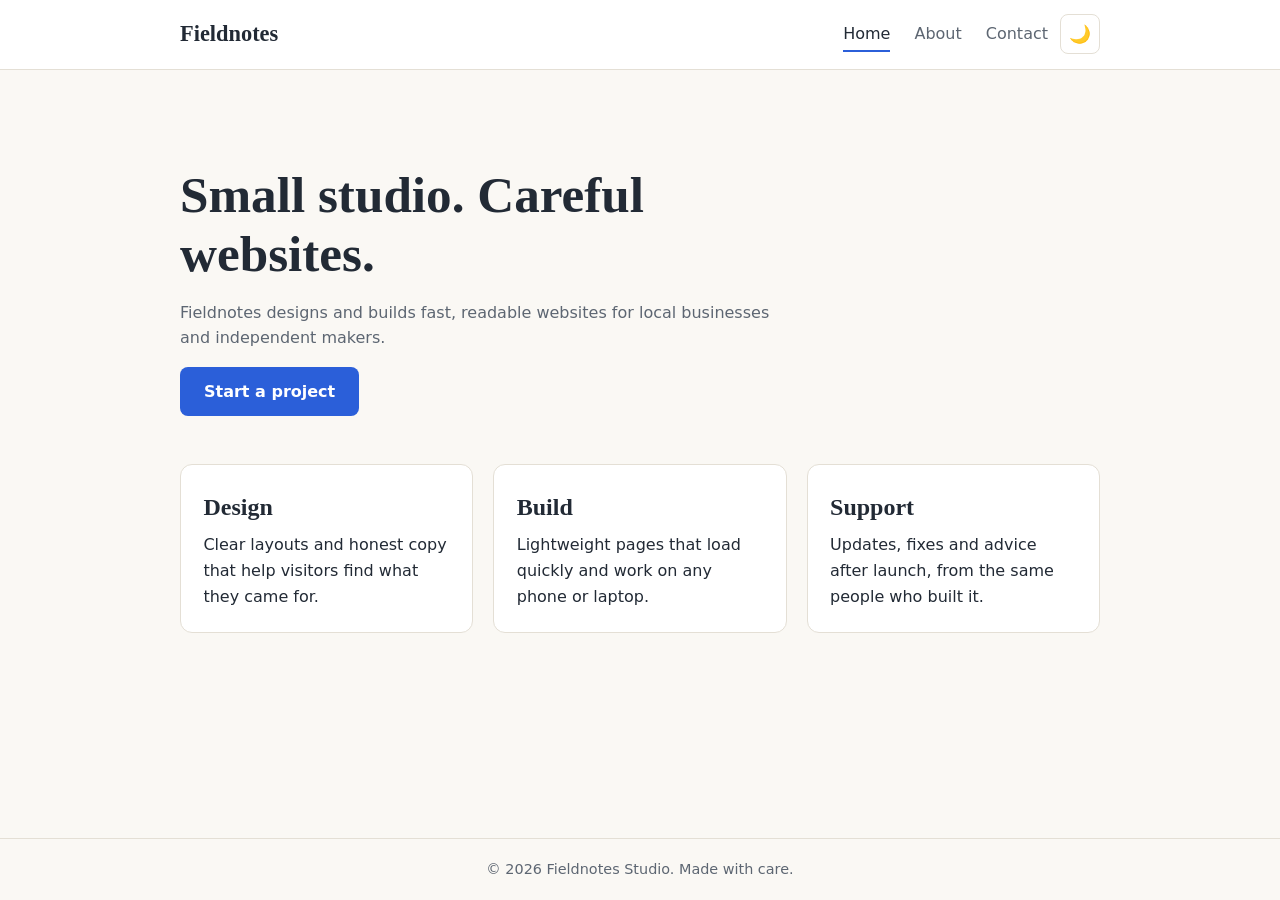
<file: index.html>
<!DOCTYPE html>
<html lang="en" data-theme="light">
<head>
<meta charset="UTF-8">
<meta name="viewport" content="width=device-width, initial-scale=1">
<title>Home | Fieldnotes Studio</title>
<link rel="stylesheet" href="style.css">
<script src="script.js"></script>
</head>
<body>
<header class="site"><div class="bar">
<a class="brand" href="index.html">Fieldnotes</a>
<nav id="menu" aria-label="Main"><a href="index.html" class="active" aria-current="page">Home</a><a href="about.html">About</a><a href="contact.html">Contact</a></nav>
<button id="theme" aria-label="Switch light or dark mode"></button>
<button id="burger" aria-label="Menu" aria-expanded="false" aria-controls="menu"><span></span><span></span><span></span></button>
</div></header>
<main>
<section class="hero"><h1>Small studio. Careful websites.</h1>
<p>Fieldnotes designs and builds fast, readable websites for local businesses and independent makers.</p>
<a class="cta" href="contact.html">Start a project</a></section>
<section class="cols">
<article><h2>Design</h2><p>Clear layouts and honest copy that help visitors find what they came for.</p></article>
<article><h2>Build</h2><p>Lightweight pages that load quickly and work on any phone or laptop.</p></article>
<article><h2>Support</h2><p>Updates, fixes and advice after launch, from the same people who built it.</p></article>
</section>
</main>
<footer class="site"><p>© 2026 Fieldnotes Studio. Made with care.</p></footer>
</body>
</html>
</file>
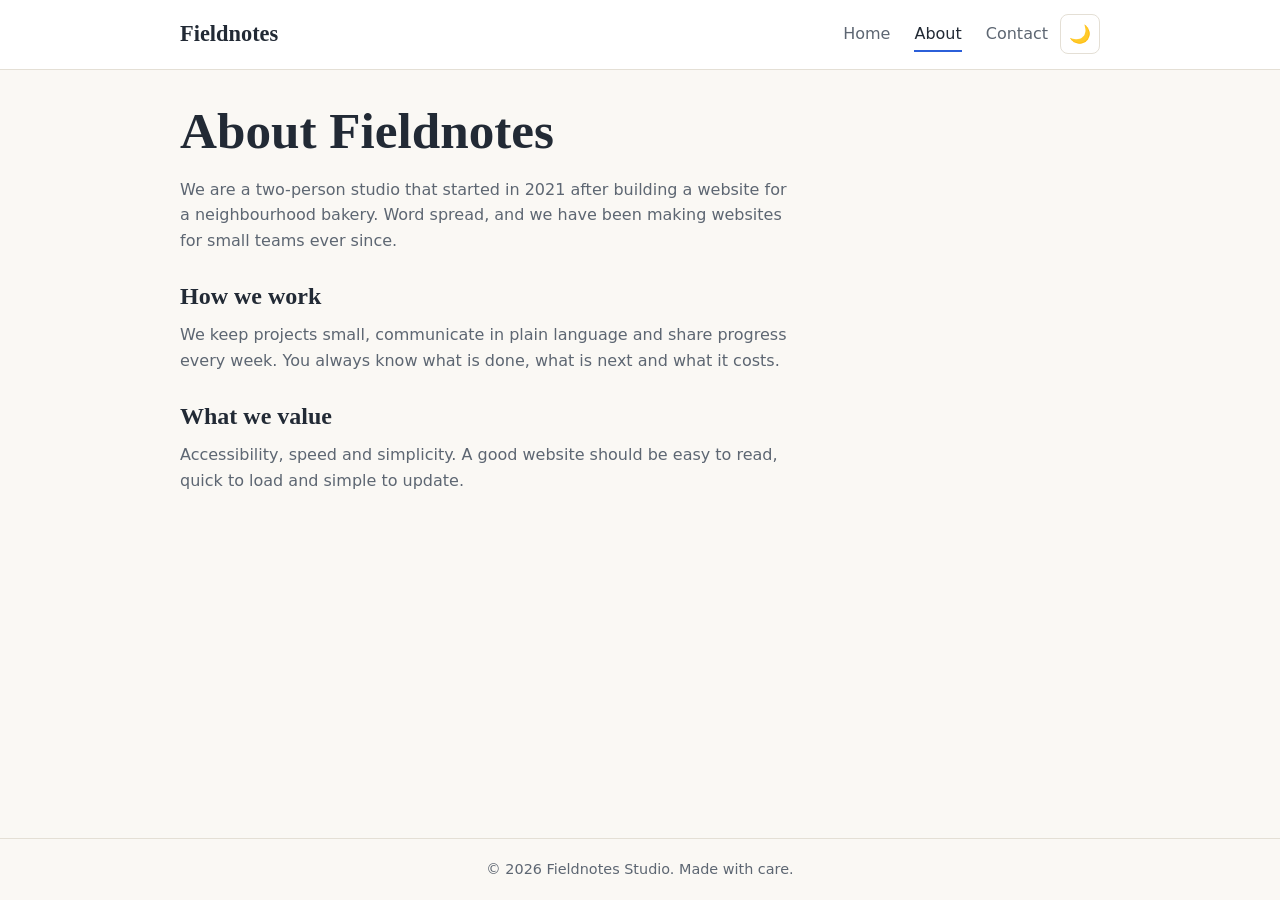
<file: about.html>
<!DOCTYPE html>
<html lang="en" data-theme="light">
<head>
<meta charset="UTF-8">
<meta name="viewport" content="width=device-width, initial-scale=1">
<title>About | Fieldnotes Studio</title>
<link rel="stylesheet" href="style.css">
<script src="script.js"></script>
</head>
<body>
<header class="site"><div class="bar">
<a class="brand" href="index.html">Fieldnotes</a>
<nav id="menu" aria-label="Main"><a href="index.html">Home</a><a href="about.html" class="active" aria-current="page">About</a><a href="contact.html">Contact</a></nav>
<button id="theme" aria-label="Switch light or dark mode"></button>
<button id="burger" aria-label="Menu" aria-expanded="false" aria-controls="menu"><span></span><span></span><span></span></button>
</div></header>
<main>
<section class="page"><h1>About Fieldnotes</h1>
<p>We are a two-person studio that started in 2021 after building a website for a neighbourhood bakery. Word spread, and we have been making websites for small teams ever since.</p>
<h2>How we work</h2>
<p>We keep projects small, communicate in plain language and share progress every week. You always know what is done, what is next and what it costs.</p>
<h2>What we value</h2>
<p>Accessibility, speed and simplicity. A good website should be easy to read, quick to load and simple to update.</p></section>
</main>
<footer class="site"><p>© 2026 Fieldnotes Studio. Made with care.</p></footer>
</body>
</html>
</file>
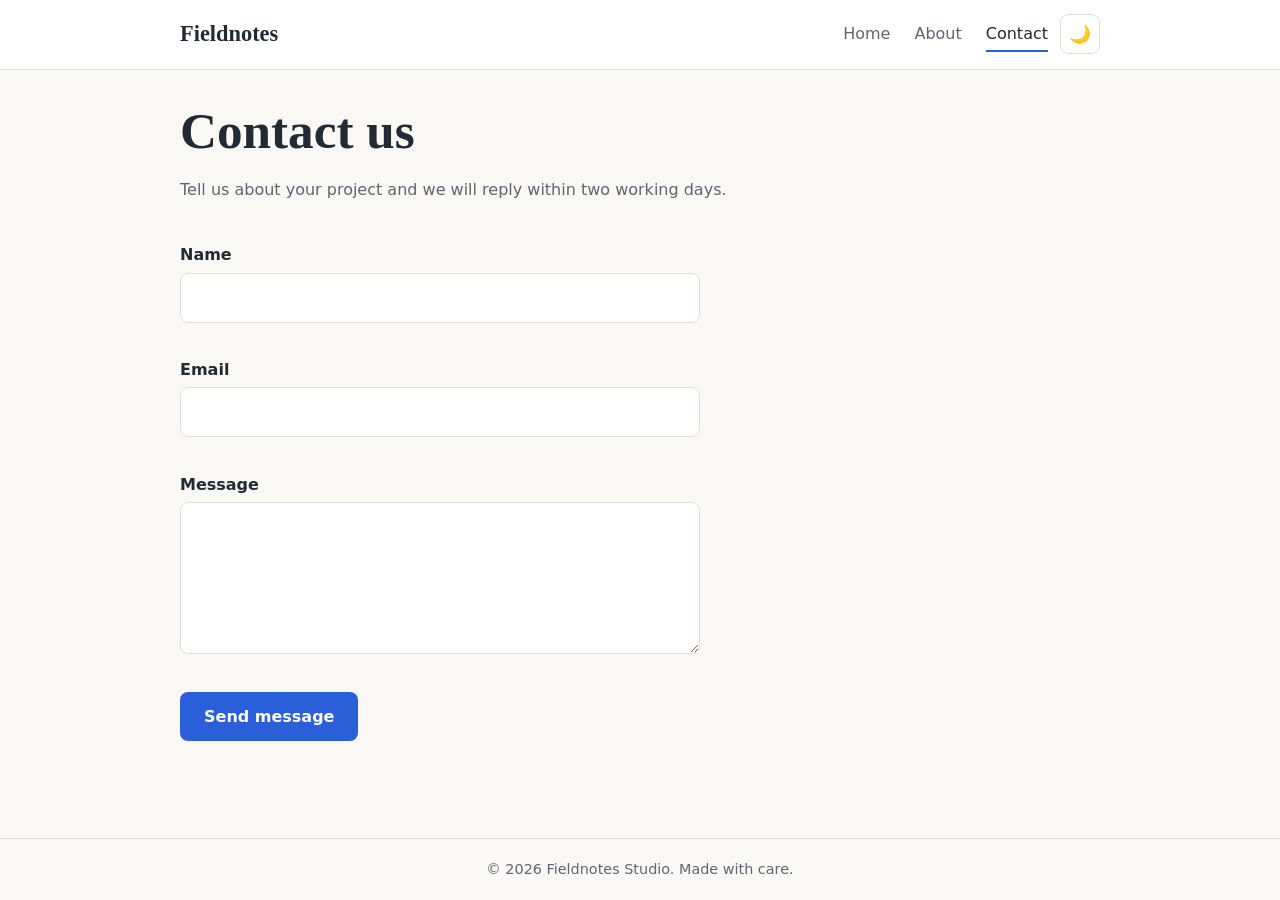
<file: contact.html>
<!DOCTYPE html>
<html lang="en" data-theme="light">
<head>
<meta charset="UTF-8">
<meta name="viewport" content="width=device-width, initial-scale=1">
<title>Contact | Fieldnotes Studio</title>
<link rel="stylesheet" href="style.css">
<script src="script.js"></script>
</head>
<body>
<header class="site"><div class="bar">
<a class="brand" href="index.html">Fieldnotes</a>
<nav id="menu" aria-label="Main"><a href="index.html">Home</a><a href="about.html">About</a><a href="contact.html" class="active" aria-current="page">Contact</a></nav>
<button id="theme" aria-label="Switch light or dark mode"></button>
<button id="burger" aria-label="Menu" aria-expanded="false" aria-controls="menu"><span></span><span></span><span></span></button>
</div></header>
<main>
<section class="page"><h1>Contact us</h1>
<p>Tell us about your project and we will reply within two working days.</p>
<form id="form" novalidate>
<label for="name">Name</label><input id="name" name="name" autocomplete="name"><span class="err" role="alert"></span>
<label for="email">Email</label><input id="email" name="email" type="email" autocomplete="email"><span class="err" role="alert"></span>
<label for="message">Message</label><textarea id="message" name="message" rows="5"></textarea><span class="err" role="alert"></span>
<button class="cta" type="submit">Send message</button>
<p id="ok" class="ok" hidden>Thank you! Your message has been sent. We will be in touch soon.</p>
</form></section>
</main>
<footer class="site"><p>© 2026 Fieldnotes Studio. Made with care.</p></footer>
</body>
</html>
</file>
<file: style.css>
:root{--bg:#faf8f4;--ink:#222a35;--mute:#5d6672;--card:#fff;--line:#e4dfd5;--accent:#2b5fd9;--accent-ink:#fff}
[data-theme=dark]{--bg:#14181f;--ink:#e8eaee;--mute:#9aa3b0;--card:#1d232c;--line:#2d3541;--accent:#7aa2ff;--accent-ink:#0d1220}
*{box-sizing:border-box;margin:0}
body{font-family:"Segoe UI",system-ui,sans-serif;background:var(--bg);color:var(--ink);line-height:1.6;min-height:100vh;display:flex;flex-direction:column;transition:background .3s,color .3s}
main{flex:1;width:100%;max-width:960px;margin:0 auto;padding:2rem 1.25rem}
.bar{max-width:960px;margin:0 auto;padding:.9rem 1.25rem;display:flex;align-items:center;gap:.75rem;position:relative}
header.site{border-bottom:1px solid var(--line);background:var(--card)}
.brand{font-family:Georgia,serif;font-size:1.4rem;font-weight:700;color:var(--ink);text-decoration:none;margin-right:auto}
nav{display:flex;gap:1.5rem}
nav a{color:var(--mute);text-decoration:none;padding:.25rem 0;border-bottom:2px solid transparent}
nav a:hover,nav a.active{color:var(--ink);border-color:var(--accent)}
#theme,#burger{background:none;border:1px solid var(--line);border-radius:8px;width:40px;height:40px;cursor:pointer;font-size:1.1rem;color:var(--ink)}
#burger{display:none;flex-direction:column;justify-content:center;align-items:center;gap:5px}
#burger span{width:20px;height:2px;background:var(--ink);transition:transform .3s,opacity .3s}
#burger.x span:nth-child(1){transform:translateY(7px) rotate(45deg)}
#burger.x span:nth-child(2){opacity:0}
#burger.x span:nth-child(3){transform:translateY(-7px) rotate(-45deg)}
:focus-visible{outline:3px solid var(--accent);outline-offset:2px}
.hero{padding:4rem 0 3rem}
h1{font-family:Georgia,serif;font-size:clamp(2rem,6vw,3.2rem);line-height:1.15;margin-bottom:1rem;max-width:20ch}
h2{font-family:Georgia,serif;margin:1.5rem 0 .4rem}
.hero p,.page p{max-width:60ch;color:var(--mute);margin-bottom:1rem}
.cta{display:inline-block;background:var(--accent);color:var(--accent-ink);border:0;border-radius:8px;padding:.75rem 1.5rem;font:inherit;font-weight:600;text-decoration:none;cursor:pointer}
.cols{display:grid;grid-template-columns:repeat(auto-fit,minmax(230px,1fr));gap:1.25rem}
.cols article{background:var(--card);border:1px solid var(--line);border-radius:12px;padding:1.4rem}
.cols h2{margin-top:0}
form{display:flex;flex-direction:column;max-width:520px;margin-top:1.5rem}
label{font-weight:600;margin-top:1rem}
input,textarea{font:inherit;padding:.7rem;border:1px solid var(--line);border-radius:8px;background:var(--card);color:var(--ink);margin-top:.3rem;width:100%}
[aria-invalid=true]{border-color:#d93b3b}
.err{color:#d93b3b;font-size:.88rem;min-height:1.3em}
form .cta{margin-top:1.2rem;align-self:flex-start}
.ok{margin-top:1rem;padding:.8rem 1rem;border-radius:8px;background:#e1f4e6;color:#17622b}
footer.site{border-top:1px solid var(--line);text-align:center;padding:1.2rem;color:var(--mute);font-size:.9rem}
@media(max-width:640px){
 #burger{display:flex}
 nav{position:absolute;top:100%;left:0;right:0;flex-direction:column;gap:0;background:var(--card);border-bottom:1px solid var(--line);max-height:0;overflow:hidden;transition:max-height .35s ease;z-index:5}
 nav.open{max-height:220px}
 nav a{padding:.9rem 1.25rem;border:0}
}
@media(prefers-reduced-motion:reduce){*{transition:none!important}}
</file>
